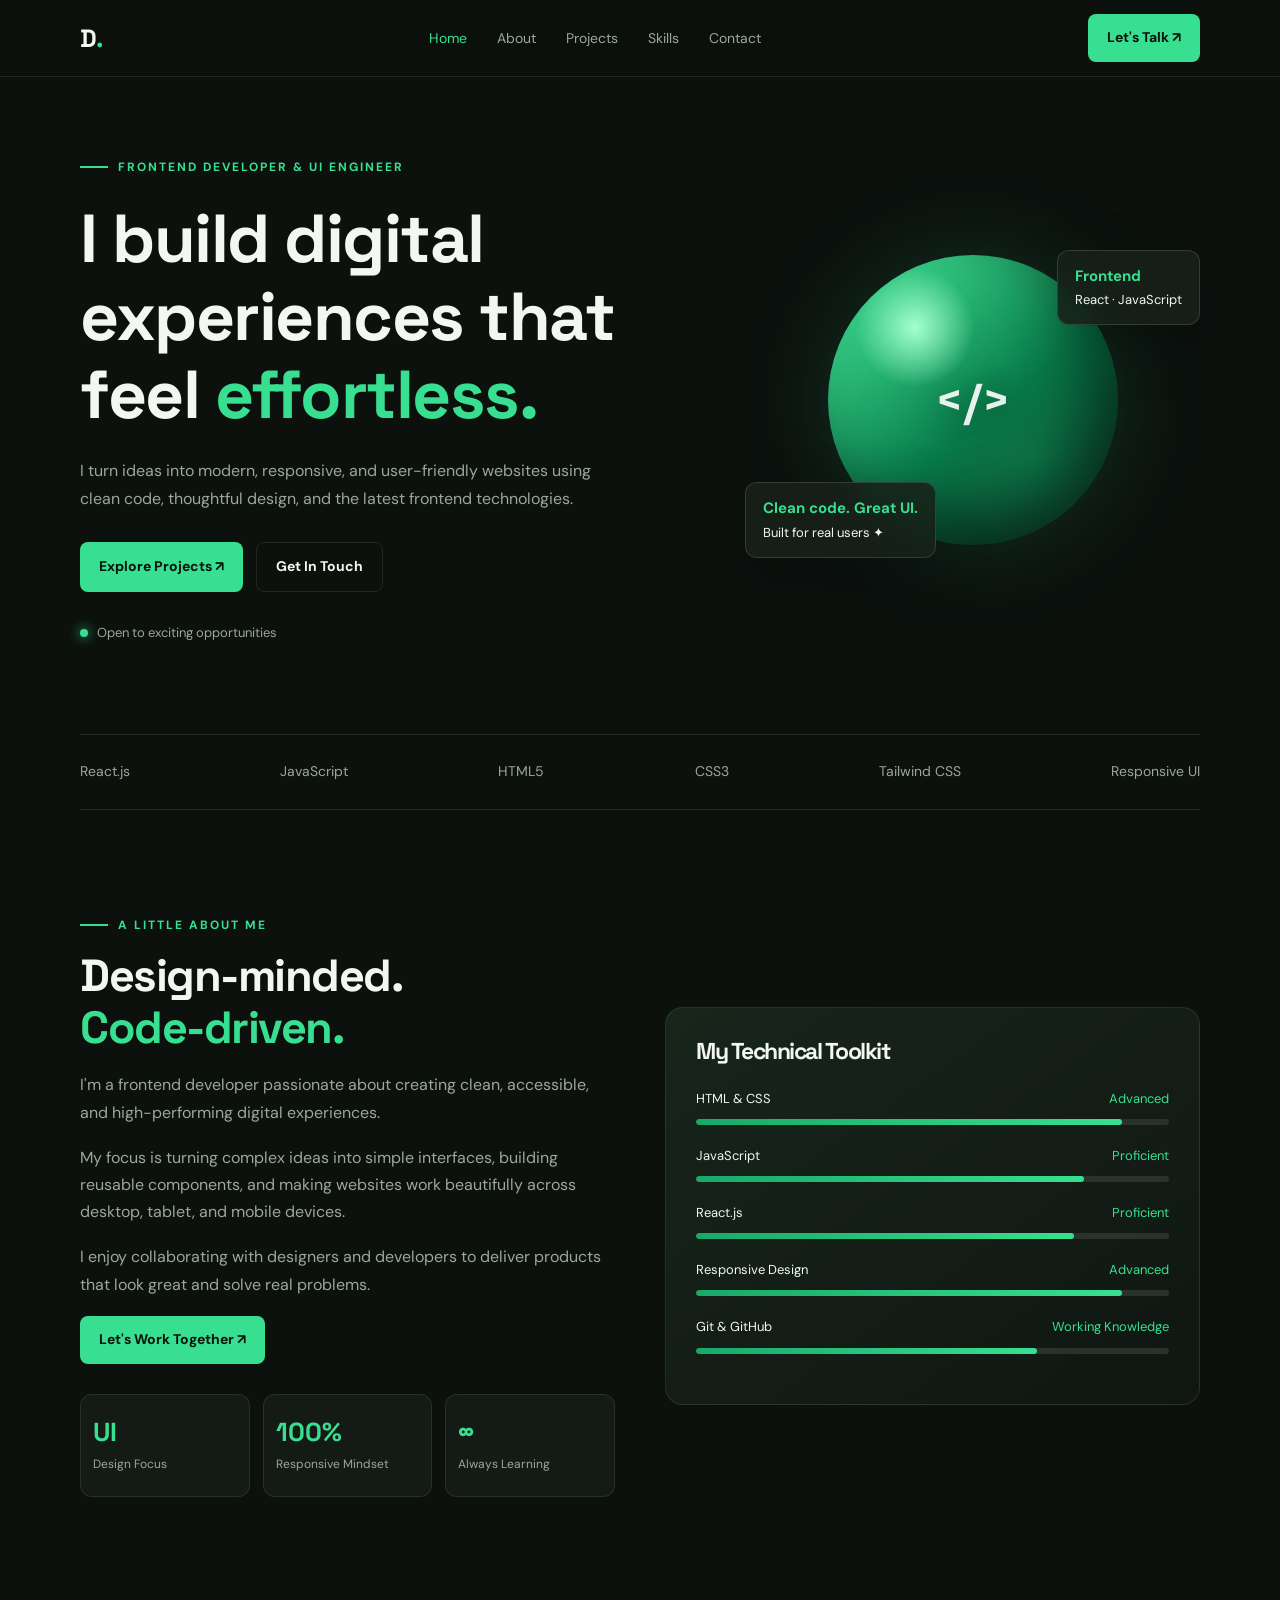
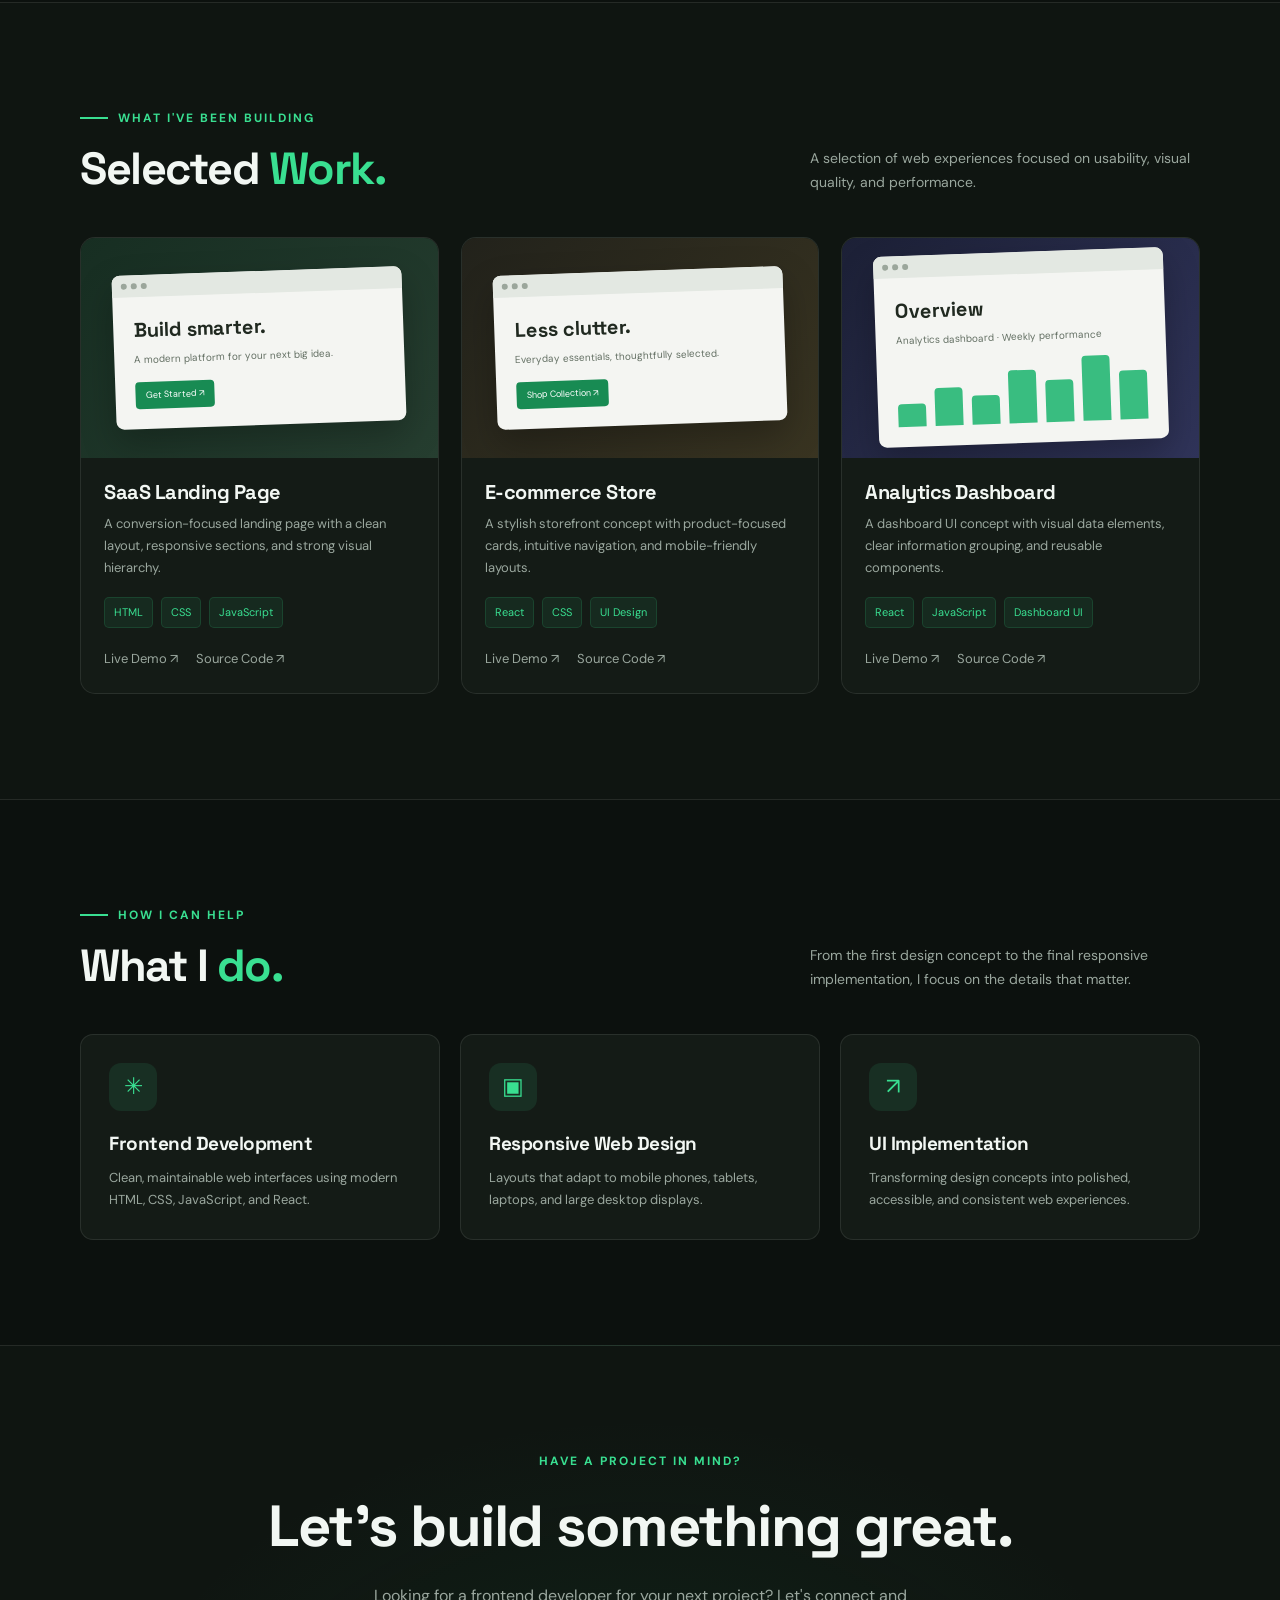
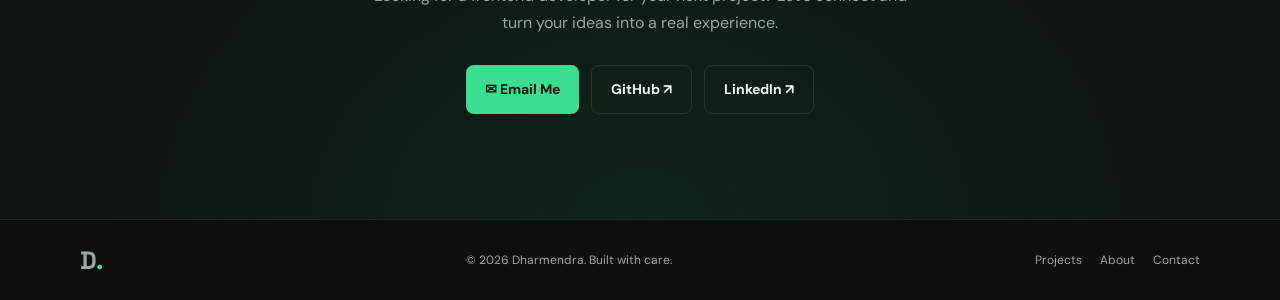
<file: port1.html>
<!DOCTYPE html>
<html lang="en">
<head>
  <meta charset="UTF-8" />
  <meta name="viewport" content="width=device-width, initial-scale=1.0" />
  <meta name="description" content="Dharmendra — Frontend Developer building modern, responsive and user-friendly web experiences." />
  <title>Dharmendra | Frontend Developer</title>

  <link rel="preconnect" href="https://fonts.googleapis.com">
  <link rel="preconnect" href="https://fonts.gstatic.com" crossorigin>
  <link href="https://fonts.googleapis.com/css2?family=DM+Sans:wght@400;500;600;700&family=Space+Grotesk:wght@400;500;600;700&display=swap" rel="stylesheet">

  <style>
    :root {
      --bg: #0c110e;
      --surface: #141b16;
      --surface-light: #1b251e;
      --green: #39df91;
      --green-dark: #18a968;
      --white: #f2f7f3;
      --muted: #9aa79e;
      --border: rgba(255,255,255,.09);
    }

    * {
      margin: 0;
      padding: 0;
      box-sizing: border-box;
    }

    html {
      scroll-behavior: smooth;
      scroll-padding-top: 85px;
    }

    body {
      background: var(--bg);
      color: var(--white);
      font-family: "DM Sans", sans-serif;
      line-height: 1.7;
      overflow-x: hidden;
    }

    a {
      text-decoration: none;
      color: inherit;
    }

    button, input, textarea {
      font: inherit;
    }

    button, a {
      -webkit-tap-highlight-color: transparent;
    }

    .container {
      width: min(1120px, 90%);
      margin: auto;
    }

    /* Navigation */
    header {
      position: sticky;
      top: 0;
      z-index: 100;
      background: rgba(12,17,14,.88);
      backdrop-filter: blur(16px);
      border-bottom: 1px solid var(--border);
    }

    nav {
      min-height: 76px;
      display: flex;
      justify-content: space-between;
      align-items: center;
      gap: 24px;
    }

    .logo {
      font: 700 25px "Space Grotesk", sans-serif;
      letter-spacing: -1px;
    }

    .logo span {
      color: var(--green);
    }

    .nav-links {
      display: flex;
      align-items: center;
      gap: 30px;
      list-style: none;
    }

    .nav-links a {
      color: var(--muted);
      font-size: 14px;
      transition: .25s;
    }

    .nav-links a:hover,
    .nav-links a.active {
      color: var(--green);
    }

    .nav-cta, .btn {
      display: inline-flex;
      justify-content: center;
      align-items: center;
      gap: 9px;
      padding: 12px 19px;
      border-radius: 8px;
      font-size: 14px;
      font-weight: 700;
      transition: .25s;
      cursor: pointer;
    }

    .nav-cta, .btn-primary {
      background: var(--green);
      color: #07140c;
    }

    .nav-cta:hover, .btn-primary:hover {
      background: #6aefad;
      transform: translateY(-2px);
    }

    .menu-toggle {
      display: none;
      background: transparent;
      color: var(--white);
      border: 1px solid var(--border);
      border-radius: 8px;
      padding: 7px 11px;
      font-size: 22px;
      cursor: pointer;
    }

    /* Hero */
    .hero {
      min-height: 650px;
      display: grid;
      grid-template-columns: 1.15fr .85fr;
      align-items: center;
      gap: 50px;
      padding-top: 80px;
      padding-bottom: 90px;
    }

    .eyebrow {
      color: var(--green);
      font-size: 12px;
      font-weight: 700;
      letter-spacing: 2px;
      text-transform: uppercase;
      display: flex;
      align-items: center;
      gap: 10px;
    }

    .eyebrow::before {
      content: "";
      width: 28px;
      height: 2px;
      background: var(--green);
    }

    h1, h2, h3 {
      font-family: "Space Grotesk", sans-serif;
      line-height: 1.15;
      letter-spacing: -1.5px;
    }

    h1 {
      font-size: clamp(42px, 5.3vw, 68px);
      margin: 23px 0;
    }

    h1 span, .section-title span {
      color: var(--green);
    }

    .hero-description {
      max-width: 550px;
      color: var(--muted);
      font-size: 16px;
      margin-bottom: 30px;
    }

    .hero-buttons {
      display: flex;
      flex-wrap: wrap;
      gap: 13px;
    }

    .btn-outline {
      border: 1px solid var(--border);
      color: var(--white);
      background: transparent;
    }

    .btn-outline:hover {
      border-color: var(--green);
      color: var(--green);
    }

    .availability {
      display: flex;
      align-items: center;
      gap: 9px;
      margin-top: 30px;
      color: var(--muted);
      font-size: 13px;
    }

    .availability-dot {
      width: 8px;
      height: 8px;
      border-radius: 50%;
      background: var(--green);
      box-shadow: 0 0 12px var(--green);
    }

    /* Decorative hero graphic */
    .hero-visual {
      position: relative;
      min-height: 390px;
      display: grid;
      place-items: center;
      isolation: isolate;
    }

    .orb {
      width: min(290px, 70vw);
      aspect-ratio: 1;
      border-radius: 50%;
      background:
        radial-gradient(circle at 30% 25%, #a4ffd0, transparent 20%),
        radial-gradient(circle at 70% 70%, #0d7748, transparent 35%),
        linear-gradient(140deg, #48f3a2, #087b49 55%, #10291c);
      box-shadow: 0 0 100px rgba(57,223,145,.15),
                  inset -25px -25px 60px rgba(0,0,0,.4);
      animation: float 6s ease-in-out infinite;
    }

    .orb::after {
      content: "</>";
      position: absolute;
      top: 50%;
      left: 50%;
      transform: translate(-50%,-50%);
      font: 700 46px "Space Grotesk", sans-serif;
      color: rgba(255,255,255,.9);
      text-shadow: 0 4px 30px rgba(0,0,0,.35);
    }

    .float-card {
      position: absolute;
      z-index: 2;
      padding: 13px 17px;
      background: rgba(23,34,26,.88);
      border: 1px solid rgba(255,255,255,.13);
      border-radius: 12px;
      backdrop-filter: blur(12px);
      box-shadow: 0 20px 60px rgba(0,0,0,.2);
      font-size: 13px;
    }

    .float-card strong {
      color: var(--green);
      display: block;
      font-size: 15px;
    }

    .card-top {
      top: 45px;
      right: 0;
    }

    .card-bottom {
      bottom: 38px;
      left: 0;
    }

    @keyframes float {
      0%,100% { transform: translateY(0) rotate(-5deg); }
      50% { transform: translateY(-15px) rotate(5deg); }
    }

    /* Tech stack */
    .tech-strip {
      display: flex;
      justify-content: space-between;
      align-items: center;
      flex-wrap: wrap;
      gap: 20px;
      padding: 25px 0;
      border-top: 1px solid var(--border);
      border-bottom: 1px solid var(--border);
      color: var(--muted);
      font-size: 14px;
    }

    .tech-strip span {
      transition: .2s;
    }

    .tech-strip span:hover {
      color: var(--green);
    }

    /* Shared sections */
    section.content-section {
      padding: 105px 0;
    }

    .section-heading {
      display: flex;
      justify-content: space-between;
      align-items: end;
      gap: 25px;
      margin-bottom: 42px;
    }

    .section-title {
      font-size: clamp(32px, 4vw, 45px);
      margin-top: 15px;
    }

    .section-description {
      color: var(--muted);
      max-width: 390px;
      font-size: 14px;
    }

    /* About */
    .about-grid {
      display: grid;
      grid-template-columns: 1fr 1fr;
      gap: 50px;
      align-items: center;
    }

    .about-copy p {
      color: var(--muted);
      margin: 18px 0;
    }

    .stats {
      display: grid;
      grid-template-columns: repeat(3, 1fr);
      gap: 13px;
      margin-top: 30px;
    }

    .stat {
      padding: 20px 12px;
      background: var(--surface);
      border: 1px solid var(--border);
      border-radius: 12px;
    }

    .stat strong {
      display: block;
      color: var(--green);
      font: 700 26px "Space Grotesk", sans-serif;
    }

    .stat span {
      color: var(--muted);
      font-size: 12px;
    }

    .about-panel {
      padding: 30px;
      background: linear-gradient(145deg, #17251b, #101612);
      border: 1px solid var(--border);
      border-radius: 18px;
    }

    .about-panel h3 {
      font-size: 23px;
      margin-bottom: 24px;
    }

    .skill-row {
      margin: 20px 0;
    }

    .skill-label {
      display: flex;
      justify-content: space-between;
      margin-bottom: 9px;
      font-size: 13px;
    }

    .skill-label span:last-child {
      color: var(--green);
    }

    .skill-track {
      height: 6px;
      background: #29332c;
      border-radius: 10px;
      overflow: hidden;
    }

    .skill-fill {
      height: 100%;
      background: linear-gradient(90deg, var(--green-dark), var(--green));
      border-radius: inherit;
    }

    /* Projects */
    .projects {
      background: #0f1511;
      border-top: 1px solid var(--border);
      border-bottom: 1px solid var(--border);
    }

    .project-grid {
      display: grid;
      grid-template-columns: repeat(3, 1fr);
      gap: 22px;
    }

    .project-card {
      background: var(--surface);
      border: 1px solid var(--border);
      border-radius: 15px;
      overflow: hidden;
      transition: .3s;
    }

    .project-card:hover {
      transform: translateY(-7px);
      border-color: rgba(57,223,145,.5);
    }

    .project-preview {
      height: 220px;
      padding: 20px;
      display: flex;
      align-items: center;
      justify-content: center;
      overflow: hidden;
    }

    .preview-one {
      background: linear-gradient(135deg, #172e22, #263e30);
    }

    .preview-two {
      background: linear-gradient(135deg, #22221b, #393421);
    }

    .preview-three {
      background: linear-gradient(135deg, #1c2036, #30345a);
    }

    .mini-window {
      width: 100%;
      max-width: 290px;
      background: #f4f5f2;
      color: #202920;
      border-radius: 8px;
      overflow: hidden;
      box-shadow: 0 15px 35px rgba(0,0,0,.25);
      transform: rotate(-2deg);
      transition: .3s;
    }

    .project-card:hover .mini-window {
      transform: rotate(0) scale(1.03);
    }

    .window-bar {
      height: 22px;
      background: #e3e8e2;
      display: flex;
      align-items: center;
      gap: 4px;
      padding: 0 9px;
    }

    .window-bar i {
      width: 6px;
      height: 6px;
      background: #9ba69b;
      border-radius: 50%;
    }

    .window-content {
      padding: 20px;
      min-height: 130px;
    }

    .window-content h4 {
      font: 700 20px "Space Grotesk", sans-serif;
      margin-bottom: 8px;
    }

    .window-content p {
      font-size: 10px;
      color: #647064;
    }

    .mock-button {
      display: inline-block;
      margin-top: 14px;
      padding: 6px 10px;
      background: #188b53;
      color: white;
      font-size: 9px;
      border-radius: 4px;
    }

    .dashboard-bars {
      display: flex;
      align-items: end;
      height: 65px;
      gap: 9px;
      margin-top: 13px;
    }

    .dashboard-bars span {
      flex: 1;
      background: #39bd80;
      border-radius: 4px 4px 0 0;
    }

    .project-info {
      padding: 23px;
    }

    .project-info h3 {
      font-size: 20px;
      letter-spacing: -.5px;
      margin-bottom: 9px;
    }

    .project-info p {
      color: var(--muted);
      font-size: 13px;
      margin-bottom: 18px;
    }

    .tags {
      display: flex;
      flex-wrap: wrap;
      gap: 8px;
    }

    .tags span {
      font-size: 11px;
      color: var(--green);
      padding: 5px 9px;
      border-radius: 5px;
      background: rgba(57,223,145,.08);
      border: 1px solid rgba(57,223,145,.14);
    }

    .project-links {
      display: flex;
      gap: 18px;
      margin-top: 20px;
      font-size: 13px;
    }

    .project-links a {
      color: var(--muted);
    }

    .project-links a:hover {
      color: var(--green);
    }

    /* Services */
    .services-grid {
      display: grid;
      grid-template-columns: repeat(3, 1fr);
      gap: 20px;
    }

    .service-card {
      padding: 28px;
      border: 1px solid var(--border);
      background: var(--surface);
      border-radius: 13px;
      transition: .25s;
    }

    .service-card:hover {
      border-color: var(--green);
      transform: translateY(-4px);
    }

    .service-icon {
      width: 48px;
      height: 48px;
      display: grid;
      place-items: center;
      border-radius: 12px;
      background: rgba(57,223,145,.1);
      color: var(--green);
      font-size: 23px;
      margin-bottom: 22px;
    }

    .service-card h3 {
      font-size: 19px;
      letter-spacing: -.5px;
      margin-bottom: 12px;
    }

    .service-card p {
      color: var(--muted);
      font-size: 13px;
    }

    /* Contact */
    .contact {
      background:
        radial-gradient(ellipse at 50% 100%, rgba(25,140,82,.12), transparent 60%),
        #0f1511;
      border-top: 1px solid var(--border);
    }

    .contact-box {
      max-width: 760px;
      margin: auto;
      text-align: center;
    }

    .contact-box .eyebrow {
      justify-content: center;
    }

    .contact-box .eyebrow::before {
      display: none;
    }

    .contact-box h2 {
      font-size: clamp(38px, 6vw, 58px);
      margin: 22px 0;
    }

    .contact-box p {
      color: var(--muted);
      max-width: 540px;
      margin: 0 auto 28px;
    }

    .contact-links {
      display: flex;
      flex-wrap: wrap;
      justify-content: center;
      gap: 12px;
    }

    footer {
      border-top: 1px solid var(--border);
      padding: 24px 0;
    }

    .footer-inner {
      display: flex;
      align-items: center;
      justify-content: space-between;
      gap: 20px;
      color: var(--muted);
      font-size: 12px;
    }

    .footer-socials {
      display: flex;
      gap: 18px;
    }

    .footer-socials a:hover {
      color: var(--green);
    }

    /* Scroll reveal */
    .reveal {
      opacity: 0;
      transform: translateY(22px);
      transition: opacity .7s ease, transform .7s ease;
    }

    .reveal.visible {
      opacity: 1;
      transform: translateY(0);
    }

    @media (prefers-reduced-motion: reduce) {
      *, *::before, *::after {
        animation-duration: .01ms !important;
        transition-duration: .01ms !important;
        scroll-behavior: auto !important;
      }

      .reveal {
        opacity: 1;
        transform: none;
      }
    }

    /* Responsive */
    @media (max-width: 900px) {
      .hero {
        grid-template-columns: 1fr 1fr;
        gap: 20px;
      }

      .hero-visual {
        min-height: 320px;
      }

      .project-grid {
        grid-template-columns: repeat(2, 1fr);
      }

      .services-grid {
        grid-template-columns: repeat(2, 1fr);
      }
    }

    @media (max-width: 680px) {
      nav {
        min-height: 68px;
      }

      .menu-toggle {
        display: block;
      }

      .nav-cta {
        display: none;
      }

      .nav-links {
        display: none;
        position: absolute;
        top: 68px;
        left: 0;
        right: 0;
        flex-direction: column;
        align-items: stretch;
        gap: 0;
        padding: 10px 5%;
        background: #101612;
        border-bottom: 1px solid var(--border);
      }

      .nav-links.open {
        display: flex;
      }

      .nav-links a {
        display: block;
        padding: 13px 0;
      }

      .hero {
        grid-template-columns: 1fr;
        padding-top: 70px;
        padding-bottom: 50px;
      }

      .hero-visual {
        min-height: 330px;
        margin-top: 10px;
      }

      .orb {
        width: 230px;
      }

      .card-top {
        right: 3%;
      }

      .card-bottom {
        left: 3%;
      }

      .tech-strip {
        justify-content: center;
        gap: 15px 24px;
      }

      section.content-section {
        padding: 75px 0;
      }

      .section-heading {
        display: block;
      }

      .section-description {
        margin-top: 15px;
      }

      .about-grid {
        grid-template-columns: 1fr;
        gap: 30px;
      }

      .project-grid,
      .services-grid {
        grid-template-columns: 1fr;
      }

      .project-preview {
        height: 210px;
      }

      .stats {
        gap: 8px;
      }

      .stat {
        padding: 15px 8px;
      }

      .stat strong {
        font-size: 22px;
      }

      .footer-inner {
        flex-direction: column;
        text-align: center;
      }
    }
  </style>
</head>

<body>

  <header>
    <nav class="container">
      <a href="#home" class="logo">D<span>.</span></a>

      <button class="menu-toggle" id="menuToggle"
        aria-label="Toggle navigation" aria-expanded="false"
        aria-controls="navLinks">☰</button>

      <ul class="nav-links" id="navLinks">
        <li><a href="#home" class="active">Home</a></li>
        <li><a href="#about">About</a></li>
        <li><a href="#projects">Projects</a></li>
        <li><a href="#skills">Skills</a></li>
        <li><a href="#contact">Contact</a></li>
      </ul>

      <a class="nav-cta" href="#contact">Let's Talk ↗</a>
    </nav>
  </header>

  <main>
    <!-- HERO -->
    <section class="hero container" id="home">
      <div class="hero-content reveal">
        <div class="eyebrow">Frontend Developer & UI Engineer</div>

        <h1>
          I build digital experiences that feel
          <span>effortless.</span>
        </h1>

        <p class="hero-description">
          I turn ideas into modern, responsive, and user-friendly websites
          using clean code, thoughtful design, and the latest frontend
          technologies.
        </p>

        <div class="hero-buttons">
          <a href="#projects" class="btn btn-primary">
            Explore Projects ↗
          </a>
          <a href="#contact" class="btn btn-outline">
            Get In Touch
          </a>
        </div>

        <div class="availability">
          <span class="availability-dot"></span>
          Open to exciting opportunities
        </div>
      </div>

      <div class="hero-visual reveal">
        <div class="orb"></div>

        <div class="float-card card-top">
          <strong>Frontend</strong>
          React · JavaScript
        </div>

        <div class="float-card card-bottom">
          <strong>Clean code. Great UI.</strong>
          Built for real users ✦
        </div>
      </div>
    </section>

    <!-- TECHNOLOGIES -->
    <div class="container">
      <div class="tech-strip">
        <span>React.js</span>
        <span>JavaScript</span>
        <span>HTML5</span>
        <span>CSS3</span>
        <span>Tailwind CSS</span>
        <span>Responsive UI</span>
      </div>
    </div>

    <!-- ABOUT -->
    <section class="content-section container" id="about">
      <div class="about-grid">
        <div class="about-copy reveal">
          <div class="eyebrow">A little about me</div>
          <h2 class="section-title">
            Design-minded.<br />
            <span>Code-driven.</span>
          </h2>

          <p>
            I'm a frontend developer passionate about creating clean,
            accessible, and high-performing digital experiences.
          </p>

          <p>
            My focus is turning complex ideas into simple interfaces,
            building reusable components, and making websites work
            beautifully across desktop, tablet, and mobile devices.
          </p>

          <p>
            I enjoy collaborating with designers and developers to
            deliver products that look great and solve real problems.
          </p>

          <a href="#contact" class="btn btn-primary">
            Let's Work Together ↗
          </a>

          <div class="stats">
            <div class="stat">
              <strong>UI</strong>
              <span>Design Focus</span>
            </div>
            <div class="stat">
              <strong>100%</strong>
              <span>Responsive Mindset</span>
            </div>
            <div class="stat">
              <strong>∞</strong>
              <span>Always Learning</span>
            </div>
          </div>
        </div>

        <div class="about-panel reveal" id="skills">
          <h3>My Technical Toolkit</h3>

          <div class="skill-row">
            <div class="skill-label">
              <span>HTML & CSS</span><span>Advanced</span>
            </div>
            <div class="skill-track">
              <div class="skill-fill" style="width:90%"></div>
            </div>
          </div>

          <div class="skill-row">
            <div class="skill-label">
              <span>JavaScript</span><span>Proficient</span>
            </div>
            <div class="skill-track">
              <div class="skill-fill" style="width:82%"></div>
            </div>
          </div>

          <div class="skill-row">
            <div class="skill-label">
              <span>React.js</span><span>Proficient</span>
            </div>
            <div class="skill-track">
              <div class="skill-fill" style="width:80%"></div>
            </div>
          </div>

          <div class="skill-row">
            <div class="skill-label">
              <span>Responsive Design</span><span>Advanced</span>
            </div>
            <div class="skill-track">
              <div class="skill-fill" style="width:90%"></div>
            </div>
          </div>

          <div class="skill-row">
            <div class="skill-label">
              <span>Git & GitHub</span><span>Working Knowledge</span>
            </div>
            <div class="skill-track">
              <div class="skill-fill" style="width:72%"></div>
            </div>
          </div>
        </div>
      </div>
    </section>

    <!-- PROJECTS -->
    <section class="content-section projects" id="projects">
      <div class="container">
        <div class="section-heading reveal">
          <div>
            <div class="eyebrow">What I've been building</div>
            <h2 class="section-title">Selected <span>Work.</span></h2>
          </div>
          <p class="section-description">
            A selection of web experiences focused on usability,
            visual quality, and performance.
          </p>
        </div>

        <div class="project-grid">

          <article class="project-card reveal">
            <div class="project-preview preview-one">
              <div class="mini-window">
                <div class="window-bar"><i></i><i></i><i></i></div>
                <div class="window-content">
                  <h4>Build smarter.</h4>
                  <p>A modern platform for your next big idea.</p>
                  <span class="mock-button">Get Started ↗</span>
                </div>
              </div>
            </div>

            <div class="project-info">
              <h3>SaaS Landing Page</h3>
              <p>A conversion-focused landing page with a clean layout,
                responsive sections, and strong visual hierarchy.</p>
              <div class="tags">
                <span>HTML</span><span>CSS</span><span>JavaScript</span>
              </div>
              <div class="project-links">
                <a href="#contact">Live Demo ↗</a>
                <a href="#contact">Source Code ↗</a>
              </div>
            </div>
          </article>

          <article class="project-card reveal">
            <div class="project-preview preview-two">
              <div class="mini-window">
                <div class="window-bar"><i></i><i></i><i></i></div>
                <div class="window-content">
                  <h4>Less clutter.</h4>
                  <p>Everyday essentials, thoughtfully selected.</p>
                  <span class="mock-button">Shop Collection ↗</span>
                </div>
              </div>
            </div>

            <div class="project-info">
              <h3>E-commerce Store</h3>
              <p>A stylish storefront concept with product-focused cards,
                intuitive navigation, and mobile-friendly layouts.</p>
              <div class="tags">
                <span>React</span><span>CSS</span><span>UI Design</span>
              </div>
              <div class="project-links">
                <a href="#contact">Live Demo ↗</a>
                <a href="#contact">Source Code ↗</a>
              </div>
            </div>
          </article>

          <article class="project-card reveal">
            <div class="project-preview preview-three">
              <div class="mini-window">
                <div class="window-bar"><i></i><i></i><i></i></div>
                <div class="window-content">
                  <h4>Overview</h4>
                  <p>Analytics dashboard · Weekly performance</p>
                  <div class="dashboard-bars">
                    <span style="height:35%"></span>
                    <span style="height:58%"></span>
                    <span style="height:45%"></span>
                    <span style="height:82%"></span>
                    <span style="height:65%"></span>
                    <span style="height:100%"></span>
                    <span style="height:75%"></span>
                  </div>
                </div>
              </div>
            </div>

            <div class="project-info">
              <h3>Analytics Dashboard</h3>
              <p>A dashboard UI concept with visual data elements,
                clear information grouping, and reusable components.</p>
              <div class="tags">
                <span>React</span><span>JavaScript</span><span>Dashboard UI</span>
              </div>
              <div class="project-links">
                <a href="#contact">Live Demo ↗</a>
                <a href="#contact">Source Code ↗</a>
              </div>
            </div>
          </article>

        </div>
      </div>
    </section>

    <!-- SERVICES -->
    <section class="content-section container" id="services">
      <div class="section-heading reveal">
        <div>
          <div class="eyebrow">How I can help</div>
          <h2 class="section-title">What I <span>do.</span></h2>
        </div>
        <p class="section-description">
          From the first design concept to the final responsive
          implementation, I focus on the details that matter.
        </p>
      </div>

      <div class="services-grid">
        <article class="service-card reveal">
          <div class="service-icon">✳</div>
          <h3>Frontend Development</h3>
          <p>Clean, maintainable web interfaces using modern HTML,
            CSS, JavaScript, and React.</p>
        </article>

        <article class="service-card reveal">
          <div class="service-icon">▣</div>
          <h3>Responsive Web Design</h3>
          <p>Layouts that adapt to mobile phones, tablets, laptops,
            and large desktop displays.</p>
        </article>

        <article class="service-card reveal">
          <div class="service-icon">↗</div>
          <h3>UI Implementation</h3>
          <p>Transforming design concepts into polished,
            accessible, and consistent web experiences.</p>
        </article>
      </div>
    </section>

    <!-- CONTACT -->
    <section class="content-section contact" id="contact">
      <div class="container contact-box reveal">
        <div class="eyebrow">Have a project in mind?</div>
        <h2>Let's build something <span>great.</span></h2>
        <p>
          Looking for a frontend developer for your next project?
          Let's connect and turn your ideas into a real experience.
        </p>

        <div class="contact-links">
          <!-- Replace with your actual email -->
          <a class="btn btn-primary"
             href="mailto:your.email@example.com">
            ✉ Email Me
          </a>

          <!-- Replace with your actual GitHub profile -->
          <a class="btn btn-outline"
             href="https://github.com/"
             target="_blank" rel="noopener noreferrer">
            GitHub ↗
          </a>

          <!-- Replace with your actual LinkedIn profile -->
          <a class="btn btn-outline"
             href="https://www.linkedin.com/"
             target="_blank" rel="noopener noreferrer">
            LinkedIn ↗
          </a>
        </div>
      </div>
    </section>
  </main>

  <footer>
    <div class="container footer-inner">
      <a href="#home" class="logo">D<span>.</span></a>
      <p>© <span id="year"></span> Dharmendra. Built with care.</p>
      <div class="footer-socials">
        <a href="#projects">Projects</a>
        <a href="#about">About</a>
        <a href="#contact">Contact</a>
      </div>
    </div>
  </footer>

  <script>
    // Mobile navigation
    const menuToggle = document.getElementById("menuToggle");
    const navLinks = document.getElementById("navLinks");

    menuToggle.addEventListener("click", () => {
      const isOpen = navLinks.classList.toggle("open");
      menuToggle.setAttribute("aria-expanded", String(isOpen));
      menuToggle.textContent = isOpen ? "×" : "☰";
    });

    // Close mobile menu when a link is clicked
    document.querySelectorAll("#navLinks a").forEach(link => {
      link.addEventListener("click", () => {
        navLinks.classList.remove("open");
        menuToggle.setAttribute("aria-expanded", "false");
        menuToggle.textContent = "☰";
      });
    });

    // Reveal sections on scroll
    const revealElements = document.querySelectorAll(".reveal");

    if ("IntersectionObserver" in window) {
      const observer = new IntersectionObserver((entries) => {
        entries.forEach(entry => {
          if (entry.isIntersecting) {
            entry.target.classList.add("visible");
            observer.unobserve(entry.target);
          }
        });
      }, { threshold: 0.12 });

      revealElements.forEach(element => observer.observe(element));
    } else {
      revealElements.forEach(element => element.classList.add("visible"));
    }

    // Automatically update copyright year
    document.getElementById("year").textContent =
      new Date().getFullYear();

    // Highlight the active navigation link while scrolling
    const sections = document.querySelectorAll("main section[id]");
    const navItems = document.querySelectorAll("#navLinks a");

    if ("IntersectionObserver" in window) {
      const sectionObserver = new IntersectionObserver(entries => {
        entries.forEach(entry => {
          if (entry.isIntersecting) {
            navItems.forEach(link => {
              link.classList.toggle(
                "active",
                link.getAttribute("href") === "#" + entry.target.id
              );
            });
          }
        });
      }, { rootMargin: "-30% 0px -60% 0px" });

      sections.forEach(section => sectionObserver.observe(section));
    }
  </script>

</body>
</html>
</file>
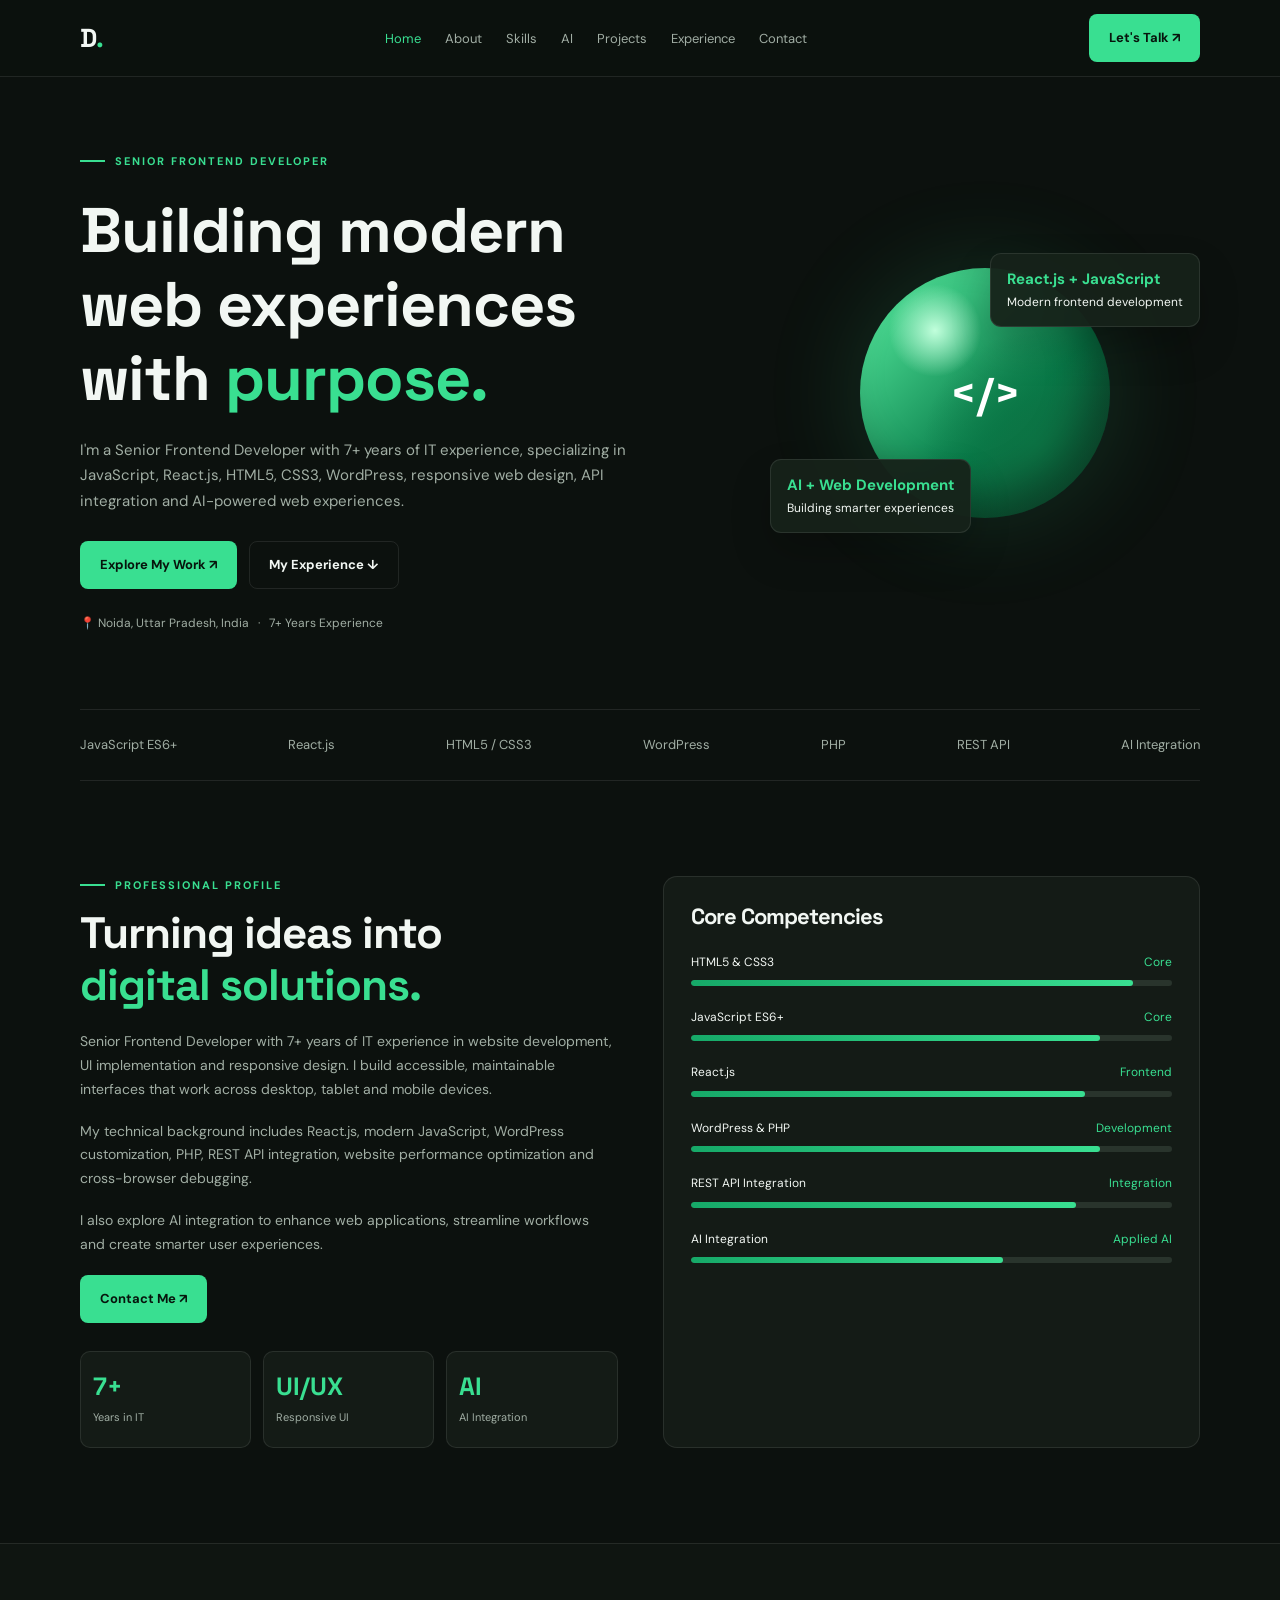
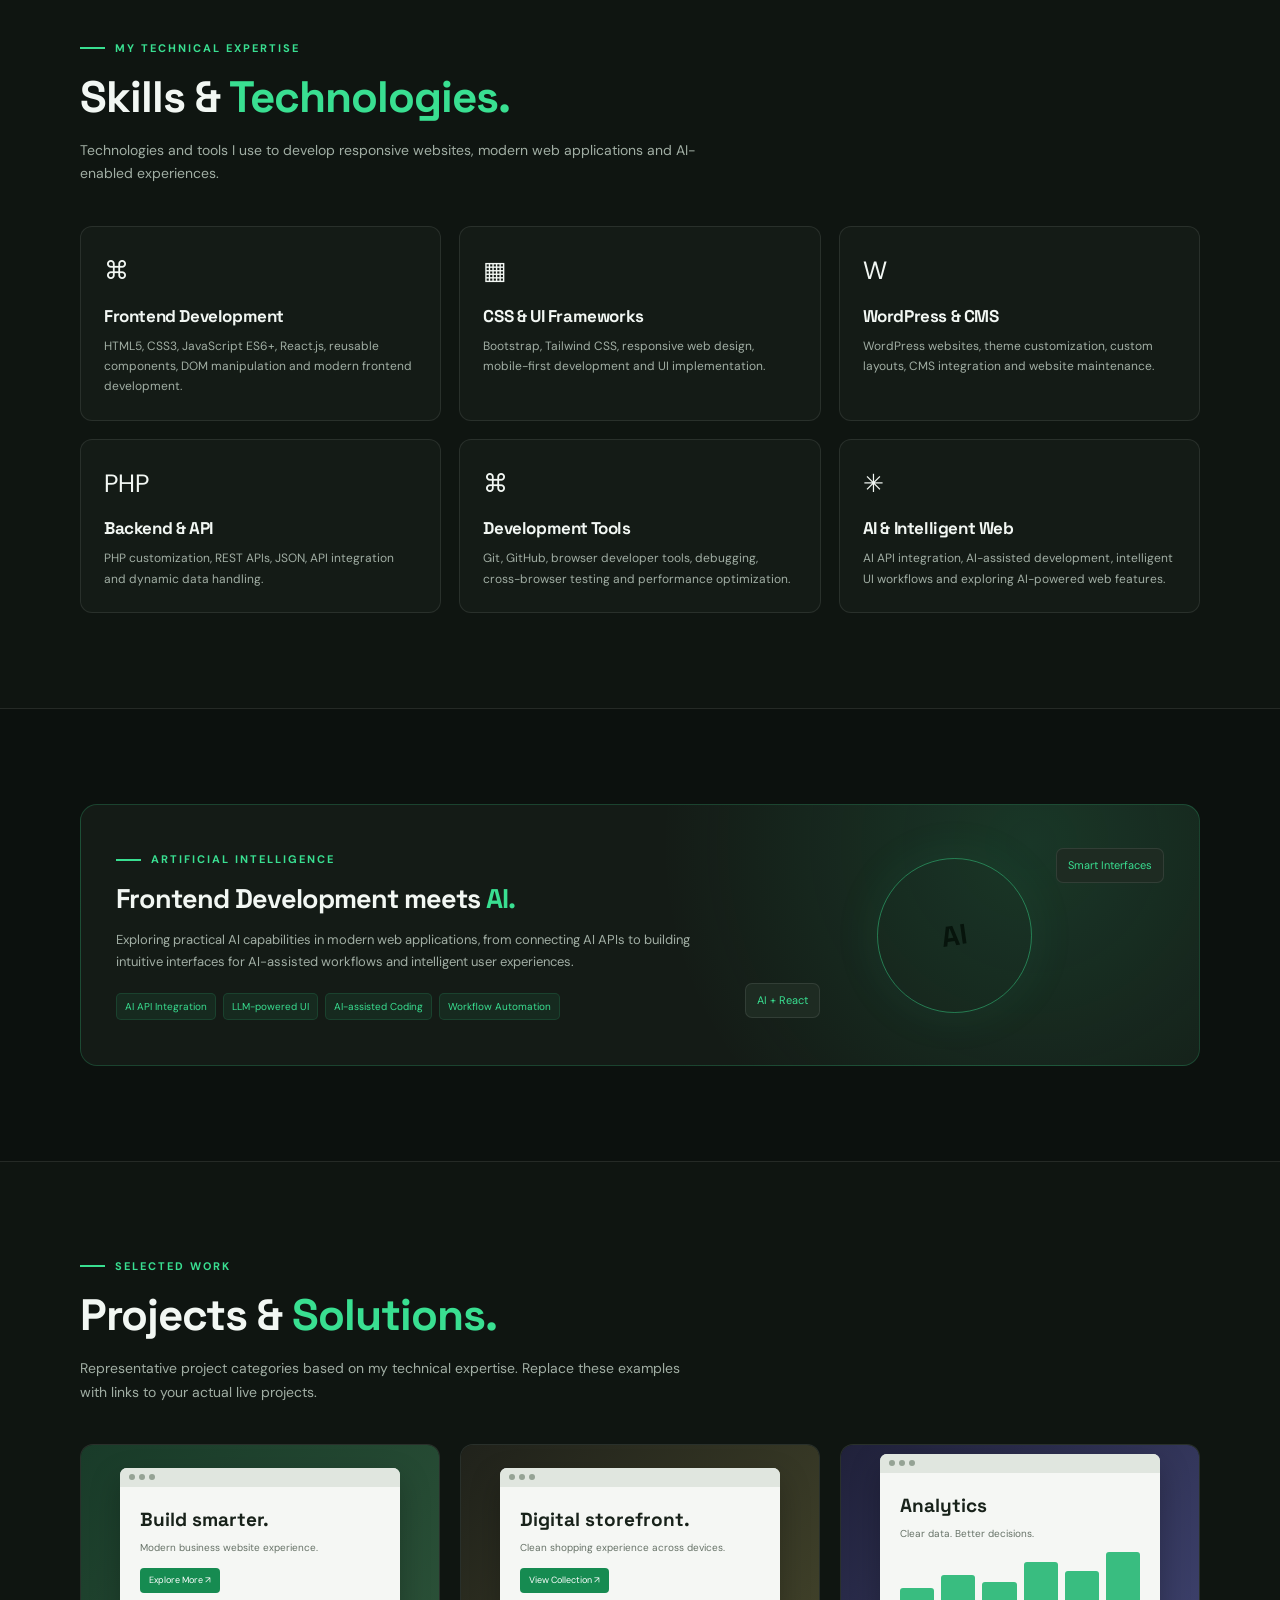
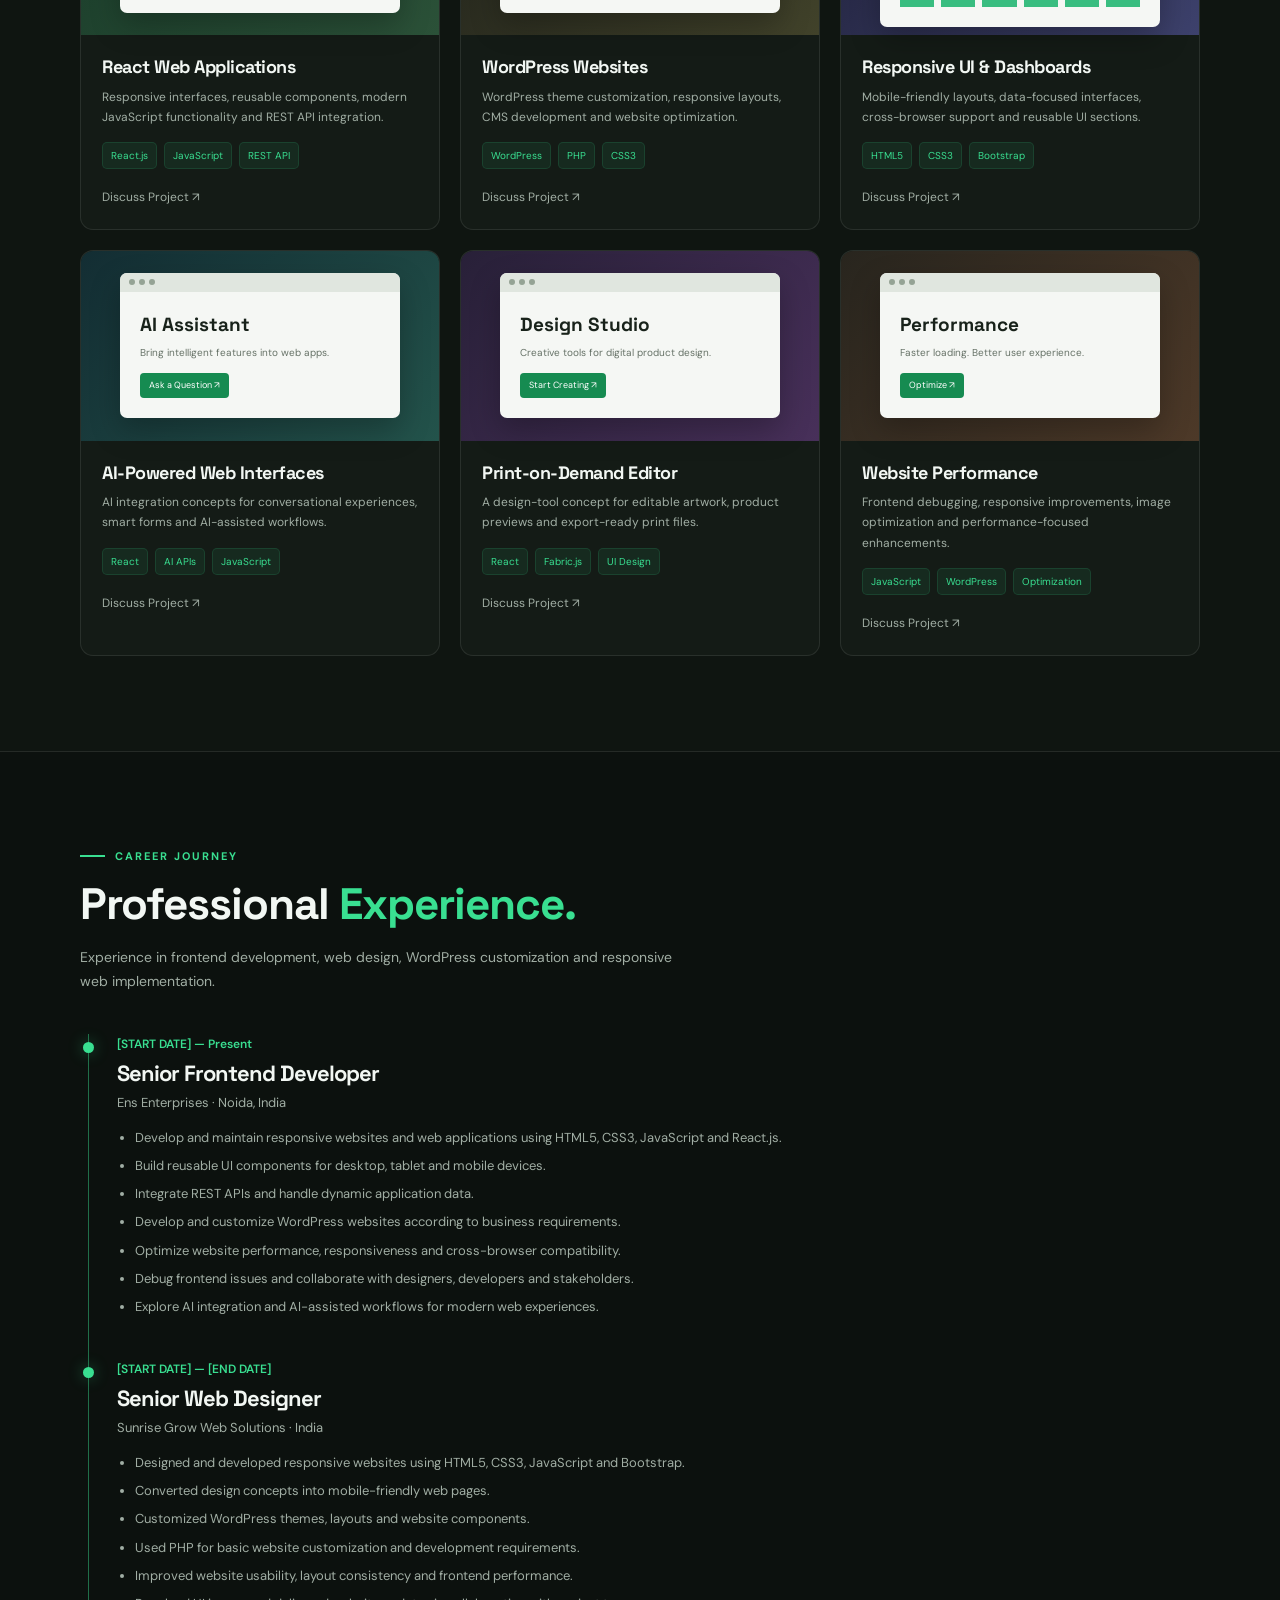
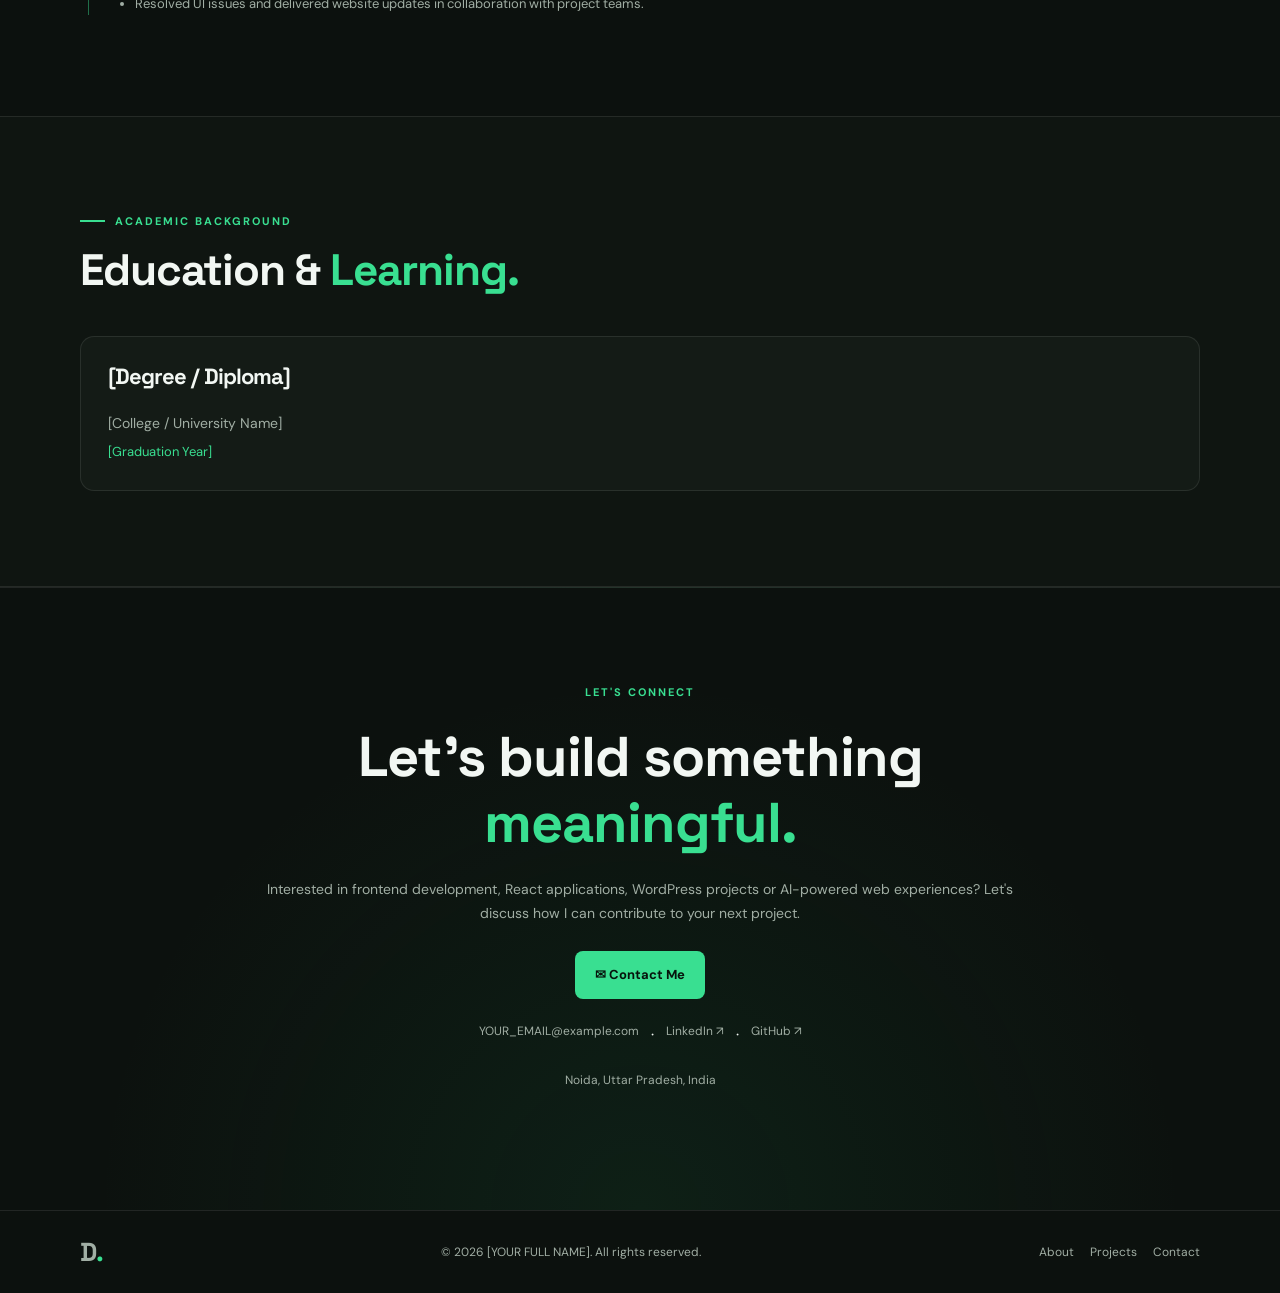
<file: port2.html>
<!DOCTYPE html>
<html lang="en">
<head>
  <meta charset="UTF-8">
  <meta name="viewport" content="width=device-width, initial-scale=1.0">
  <meta name="description" content="Senior Frontend Developer with 7+ years of experience in React.js, JavaScript, WordPress, PHP, responsive web design and AI integration.">
  <title>Senior Frontend Developer | Portfolio</title>

  <link rel="preconnect" href="https://fonts.googleapis.com">
  <link rel="preconnect" href="https://fonts.gstatic.com" crossorigin>
  <link href="https://fonts.googleapis.com/css2?family=DM+Sans:wght@400;500;600;700&family=Space+Grotesk:wght@400;500;600;700&display=swap" rel="stylesheet">

  <style>
    :root {
      --bg: #0c110e;
      --surface: #141b16;
      --surface2: #1a241d;
      --green: #39df91;
      --text: #f2f7f3;
      --muted: #a1aea4;
      --border: rgba(255,255,255,.09);
    }

    * {
      margin: 0;
      padding: 0;
      box-sizing: border-box;
    }

    html {
      scroll-behavior: smooth;
      scroll-padding-top: 90px;
    }

    body {
      background: var(--bg);
      color: var(--text);
      font-family: "DM Sans", sans-serif;
      line-height: 1.7;
    }

    a {
      text-decoration: none;
      color: inherit;
    }

    button, input, textarea {
      font: inherit;
    }

    .container {
      width: min(1120px, 90%);
      margin: auto;
    }

    header {
      position: sticky;
      top: 0;
      z-index: 100;
      background: rgba(12,17,14,.94);
      backdrop-filter: blur(15px);
      border-bottom: 1px solid var(--border);
    }

    nav {
      min-height: 76px;
      display: flex;
      justify-content: space-between;
      align-items: center;
      gap: 20px;
    }

    .logo {
      font: 700 26px "Space Grotesk", sans-serif;
      letter-spacing: -1px;
    }

    .logo span, .green {
      color: var(--green);
    }

    .nav-links {
      display: flex;
      gap: 24px;
      list-style: none;
    }

    .nav-links a {
      color: var(--muted);
      font-size: 13px;
      transition: .25s;
    }

    .nav-links a:hover,
    .nav-links a.active {
      color: var(--green);
    }

    .btn {
      display: inline-flex;
      justify-content: center;
      align-items: center;
      gap: 8px;
      padding: 12px 19px;
      border: 1px solid transparent;
      border-radius: 8px;
      font-size: 13px;
      font-weight: 700;
      transition: .25s;
      cursor: pointer;
    }

    .btn-primary {
      background: var(--green);
      color: #07140c;
    }

    .btn-primary:hover {
      transform: translateY(-3px);
      background: #73f3b1;
    }

    .btn-outline {
      border-color: var(--border);
      color: var(--text);
    }

    .btn-outline:hover {
      border-color: var(--green);
      color: var(--green);
    }

    .menu-toggle {
      display: none;
      background: transparent;
      border: 1px solid var(--border);
      border-radius: 7px;
      color: white;
      padding: 5px 11px;
      font-size: 22px;
      cursor: pointer;
    }

    /* Hero */
    .hero {
      min-height: 630px;
      display: grid;
      grid-template-columns: 1.2fr .8fr;
      align-items: center;
      gap: 45px;
      padding-top: 75px;
      padding-bottom: 75px;
    }

    .eyebrow {
      display: flex;
      align-items: center;
      gap: 10px;
      color: var(--green);
      text-transform: uppercase;
      font-size: 11px;
      font-weight: 700;
      letter-spacing: 2px;
    }

    .eyebrow::before {
      content: "";
      width: 25px;
      height: 2px;
      background: var(--green);
    }

    h1, h2, h3 {
      font-family: "Space Grotesk", sans-serif;
      line-height: 1.18;
      letter-spacing: -1px;
    }

    h1 {
      font-size: clamp(40px, 5vw, 63px);
      margin: 22px 0;
    }

    .hero p {
      max-width: 600px;
      color: var(--muted);
      margin-bottom: 27px;
      font-size: 15px;
    }

    .hero-actions {
      display: flex;
      flex-wrap: wrap;
      gap: 12px;
    }

    .location {
      color: var(--muted);
      font-size: 12px;
      margin-top: 24px;
    }

    .hero-art {
      min-height: 350px;
      position: relative;
      display: grid;
      place-items: center;
    }

    .orb {
      width: 250px;
      aspect-ratio: 1;
      border-radius: 50%;
      background:
        radial-gradient(circle at 30% 25%, #c1ffdc, transparent 18%),
        radial-gradient(circle at 70% 70%, #0c7545, transparent 45%),
        linear-gradient(135deg, #5cf3a5, #087b49 60%, #173324);
      box-shadow: 0 0 100px rgba(57,223,145,.16),
                  inset -20px -20px 40px rgba(0,0,0,.3);
      animation: float 6s ease-in-out infinite;
      position: relative;
    }

    .orb::after {
      content: "</>";
      position: absolute;
      top: 50%;
      left: 50%;
      transform: translate(-50%,-50%);
      color: white;
      font: 700 43px "Space Grotesk", sans-serif;
    }

    .float-card {
      position: absolute;
      padding: 13px 16px;
      border: 1px solid var(--border);
      border-radius: 11px;
      background: rgba(23,34,26,.95);
      font-size: 12px;
      box-shadow: 0 20px 40px rgba(0,0,0,.2);
    }

    .float-card strong {
      display: block;
      color: var(--green);
      font-size: 15px;
    }

    .float-one { top: 35px; right: 0; }
    .float-two { bottom: 35px; left: 0; }

    @keyframes float {
      0%,100% { transform: translateY(0) rotate(-4deg); }
      50% { transform: translateY(-12px) rotate(4deg); }
    }

    /* Technology strip */
    .tech-strip {
      display: flex;
      justify-content: space-between;
      flex-wrap: wrap;
      gap: 16px;
      padding: 24px 0;
      color: var(--muted);
      font-size: 13px;
      border-top: 1px solid var(--border);
      border-bottom: 1px solid var(--border);
    }

    .tech-strip span:hover {
      color: var(--green);
    }

    section.content-section {
      padding: 95px 0;
    }

    .section-heading {
      margin-bottom: 40px;
    }

    .section-title {
      font-size: clamp(32px, 4vw, 44px);
      margin-top: 14px;
    }

    .section-description {
      color: var(--muted);
      max-width: 620px;
      font-size: 14px;
      margin-top: 15px;
    }

    /* About */
    .about-grid {
      display: grid;
      grid-template-columns: 1fr 1fr;
      gap: 45px;
    }

    .about-copy p {
      color: var(--muted);
      font-size: 14px;
      margin: 18px 0;
    }

    .stats {
      display: grid;
      grid-template-columns: repeat(3,1fr);
      gap: 12px;
      margin-top: 28px;
    }

    .stat {
      padding: 18px 12px;
      background: var(--surface);
      border: 1px solid var(--border);
      border-radius: 10px;
    }

    .stat strong {
      display: block;
      color: var(--green);
      font: 700 25px "Space Grotesk", sans-serif;
    }

    .stat span {
      color: var(--muted);
      font-size: 11px;
    }

    .panel {
      background: var(--surface);
      border: 1px solid var(--border);
      border-radius: 14px;
      padding: 27px;
    }

    .panel h3 {
      font-size: 22px;
      margin-bottom: 22px;
    }

    .skill {
      margin-bottom: 21px;
    }

    .skill:last-child {
      margin-bottom: 0;
    }

    .skill-label {
      display: flex;
      justify-content: space-between;
      gap: 12px;
      font-size: 12px;
      margin-bottom: 8px;
    }

    .skill-label span:last-child {
      color: var(--green);
    }

    .track {
      height: 6px;
      background: #29342c;
      border-radius: 8px;
      overflow: hidden;
    }

    .fill {
      height: 100%;
      background: linear-gradient(90deg,#16a968,var(--green));
      border-radius: 8px;
    }

    /* Skill categories */
    .skills-section, .projects-section, .experience-section {
      background: #0f1511;
      border-top: 1px solid var(--border);
      border-bottom: 1px solid var(--border);
    }

    .skill-grid {
      display: grid;
      grid-template-columns: repeat(3,1fr);
      gap: 18px;
    }

    .skill-card {
      padding: 23px;
      background: var(--surface);
      border: 1px solid var(--border);
      border-radius: 12px;
      transition: .25s;
    }

    .skill-card:hover {
      border-color: var(--green);
      transform: translateY(-4px);
    }

    .skill-icon {
      font-size: 25px;
      margin-bottom: 13px;
    }

    .skill-card h3 {
      font-size: 17px;
      letter-spacing: -.4px;
      margin-bottom: 10px;
    }

    .skill-card p {
      font-size: 12px;
      color: var(--muted);
    }

    /* AI */
    .ai-banner {
      display: grid;
      grid-template-columns: 1fr .7fr;
      align-items: center;
      gap: 30px;
      padding: 35px;
      background:
        radial-gradient(circle at 85% 15%,rgba(57,223,145,.14),transparent 38%),
        var(--surface);
      border: 1px solid rgba(57,223,145,.2);
      border-radius: 17px;
    }

    .ai-banner h3 {
      font-size: 27px;
      margin: 14px 0;
    }

    .ai-banner p {
      color: var(--muted);
      font-size: 13px;
      margin-bottom: 20px;
    }

    .ai-visual {
      min-height: 190px;
      display: grid;
      place-items: center;
      position: relative;
    }

    .ai-orbit {
      width: 155px;
      height: 155px;
      border: 1px solid rgba(57,223,145,.45);
      border-radius: 50%;
      display: grid;
      place-items: center;
      box-shadow: 0 0 50px rgba(57,223,145,.08);
    }

    .ai-core {
      width: 90px;
      height: 90px;
      border-radius: 25px;
      display: grid;
      place-items: center;
      color: #07140c;
      font: 700 28px "Space Grotesk",sans-serif;
      background: linear-gradient(135deg,#a5ffcc,var(--green-dark));
      transform: rotate(-8deg);
    }

    .ai-chip {
      position: absolute;
      background: #1e2b22;
      border: 1px solid var(--border);
      padding: 7px 11px;
      border-radius: 7px;
      color: var(--green);
      font-size: 11px;
    }

    .ai-chip.one { top: 8px; right: 0; }
    .ai-chip.two { bottom: 12px; left: 0; }

    /* Projects */
    .project-grid {
      display: grid;
      grid-template-columns: repeat(3,1fr);
      gap: 20px;
    }

    .project-card {
      overflow: hidden;
      border: 1px solid var(--border);
      border-radius: 13px;
      background: var(--surface);
      transition: .3s;
    }

    .project-card:hover {
      transform: translateY(-6px);
      border-color: rgba(57,223,145,.5);
    }

    .project-preview {
      height: 190px;
      padding: 20px;
      display: grid;
      place-items: center;
    }

    .preview-a { background: linear-gradient(135deg,#193b29,#2b5138); }
    .preview-b { background: linear-gradient(135deg,#20221b,#41422a); }
    .preview-c { background: linear-gradient(135deg,#20213a,#3d416c); }
    .preview-d { background: linear-gradient(135deg,#132d33,#23534b); }
    .preview-e { background: linear-gradient(135deg,#282038,#48305a); }
    .preview-f { background: linear-gradient(135deg,#28251e,#4d3928); }

    .window {
      width: 100%;
      max-width: 280px;
      background: #f5f7f4;
      color: #18221a;
      border-radius: 7px;
      overflow: hidden;
      box-shadow: 0 12px 30px rgba(0,0,0,.25);
    }

    .window-top {
      height: 19px;
      background: #e0e6df;
      padding: 6px 9px;
      display: flex;
      gap: 4px;
    }

    .window-top i {
      width: 6px;
      height: 6px;
      background: #95a395;
      border-radius: 50%;
    }

    .window-body {
      padding: 20px;
      min-height: 110px;
    }

    .window-body h4 {
      font: 700 19px "Space Grotesk",sans-serif;
      margin-bottom: 7px;
    }

    .window-body p {
      font-size: 10px;
      color: #667267;
    }

    .window-button {
      display: inline-block;
      margin-top: 12px;
      padding: 5px 9px;
      background: #168b51;
      color: white;
      border-radius: 4px;
      font-size: 9px;
    }

    .bars {
      display: flex;
      align-items: end;
      gap: 7px;
      height: 55px;
      margin-top: 10px;
    }

    .bars i {
      flex: 1;
      background: #39bd80;
      border-radius: 3px 3px 0 0;
    }

    .project-info {
      padding: 21px;
    }

    .project-info h3 {
      font-size: 18px;
      letter-spacing: -.5px;
      margin-bottom: 9px;
    }

    .project-info p {
      color: var(--muted);
      font-size: 12px;
      margin-bottom: 15px;
    }

    .tags {
      display: flex;
      flex-wrap: wrap;
      gap: 7px;
    }

    .tags span {
      color: var(--green);
      background: rgba(57,223,145,.08);
      border: 1px solid rgba(57,223,145,.13);
      border-radius: 5px;
      padding: 4px 8px;
      font-size: 10px;
    }

    .project-links {
      display: flex;
      gap: 15px;
      margin-top: 18px;
      font-size: 12px;
    }

    .project-links a { color: var(--muted); }
    .project-links a:hover { color: var(--green); }

    /* Experience */
    .timeline {
      max-width: 850px;
      border-left: 1px solid rgba(57,223,145,.45);
      margin-left: 8px;
      padding-left: 28px;
    }

    .timeline-item {
      position: relative;
      padding: 0 0 35px;
    }

    .timeline-item:last-child { padding-bottom: 0; }

    .timeline-item::before {
      content: "";
      position: absolute;
      left: -34px;
      top: 8px;
      width: 11px;
      height: 11px;
      border-radius: 50%;
      background: var(--green);
      box-shadow: 0 0 15px rgba(57,223,145,.4);
    }

    .timeline-meta {
      color: var(--green);
      font-size: 12px;
      font-weight: 600;
      margin-bottom: 7px;
    }

    .timeline-item h3 {
      font-size: 22px;
      margin-bottom: 5px;
    }

    .company {
      color: var(--muted);
      font-size: 13px;
      margin-bottom: 13px;
    }

    .timeline-item ul {
      padding-left: 18px;
      color: var(--muted);
      font-size: 13px;
    }

    .timeline-item li { margin-bottom: 6px; }

    /* Contact */
    .contact-section {
      background:
        radial-gradient(ellipse at 50% 100%,rgba(25,140,82,.12),transparent 60%);
      border-top: 1px solid var(--border);
    }

    .contact-box {
      max-width: 760px;
      text-align: center;
      margin: auto;
    }

    .contact-box .eyebrow { justify-content: center; }
    .contact-box .eyebrow::before { display: none; }

    .contact-box h2 {
      font-size: clamp(38px,5vw,56px);
      margin: 22px 0;
    }

    .contact-box p {
      color: var(--muted);
      margin: 0 auto 25px;
      font-size: 14px;
    }

    .contact-details {
      display: flex;
      justify-content: center;
      flex-wrap: wrap;
      gap: 12px;
      margin-top: 22px;
    }

    .contact-details a {
      color: var(--muted);
      font-size: 12px;
    }

    .contact-details a:hover { color: var(--green); }

    footer {
      border-top: 1px solid var(--border);
      padding: 24px 0;
    }

    .footer-inner {
      display: flex;
      justify-content: space-between;
      align-items: center;
      gap: 15px;
      color: var(--muted);
      font-size: 12px;
    }

    .footer-links {
      display: flex;
      gap: 16px;
    }

    .footer-links a:hover { color: var(--green); }

    .reveal {
      opacity: 0;
      transform: translateY(20px);
      transition: .7s ease;
    }

    .reveal.visible {
      opacity: 1;
      transform: translateY(0);
    }

    @media (prefers-reduced-motion: reduce) {
      *, *::before, *::after {
        animation-duration: .01ms !important;
        transition-duration: .01ms !important;
        scroll-behavior: auto !important;
      }

      .reveal { opacity: 1; transform: none; }
    }

    @media (max-width: 900px) {
      .hero { grid-template-columns: 1fr 1fr; gap: 20px; }
      .skill-grid, .project-grid { grid-template-columns: repeat(2,1fr); }
      .nav-links { gap: 13px; }
      .nav-links a { font-size: 12px; }
    }

    @media (max-width: 680px) {
      .menu-toggle { display: block; }
      nav { min-height: 68px; }
      .nav-cta { display: none; }

      .nav-links {
        display: none;
        position: absolute;
        top: 68px;
        left: 0;
        right: 0;
        padding: 12px 5%;
        background: #101612;
        border-bottom: 1px solid var(--border);
        flex-direction: column;
        gap: 0;
      }

      .nav-links.open { display: flex; }
      .nav-links a { display: block; padding: 11px 0; font-size: 14px; }

      .hero {
        grid-template-columns: 1fr;
        padding-top: 60px;
        padding-bottom: 40px;
      }

      .hero-art { min-height: 300px; }
      .orb { width: 215px; }
      .float-one { right: 0; }
      .float-two { left: 0; }

      .tech-strip { justify-content: center; gap: 12px 22px; }
      section.content-section { padding: 70px 0; }

      .about-grid, .ai-banner { grid-template-columns: 1fr; gap: 25px; }
      .skill-grid, .project-grid { grid-template-columns: 1fr; }

      .ai-visual { min-height: 190px; }
      .stats { gap: 8px; }
      .stat { padding: 13px 8px; }
      .stat strong { font-size: 22px; }

      .footer-inner {
        flex-direction: column;
        text-align: center;
      }
    }
  </style>
</head>

<body>
<header>
  <nav class="container">
    <a href="#home" class="logo">D<span>.</span></a>

    <button class="menu-toggle" id="menuToggle"
      aria-label="Toggle navigation" aria-expanded="false"
      aria-controls="navLinks">☰</button>

    <ul class="nav-links" id="navLinks">
      <li><a href="#home" class="active">Home</a></li>
      <li><a href="#about">About</a></li>
      <li><a href="#skills">Skills</a></li>
      <li><a href="#ai">AI</a></li>
      <li><a href="#projects">Projects</a></li>
      <li><a href="#experience">Experience</a></li>
      <li><a href="#contact">Contact</a></li>
    </ul>

    <a href="#contact" class="btn btn-primary">Let's Talk ↗</a>
  </nav>
</header>

<main>
  <!-- HERO -->
  <section class="hero container" id="home">
    <div class="reveal">
      <div class="eyebrow">Senior Frontend Developer</div>

      <h1>
        Building modern<br>
        web experiences<br>
        with <span class="green">purpose.</span>
      </h1>

      <p>
        I'm a Senior Frontend Developer with 7+ years of IT experience,
        specializing in JavaScript, React.js, HTML5, CSS3, WordPress,
        responsive web design, API integration and AI-powered web experiences.
      </p>

      <div class="hero-actions">
        <a href="#projects" class="btn btn-primary">Explore My Work ↗</a>
        <a href="#experience" class="btn btn-outline">My Experience ↓</a>
      </div>

      <div class="location">
        📍 Noida, Uttar Pradesh, India
        &nbsp; · &nbsp; 7+ Years Experience
      </div>
    </div>

    <div class="hero-art reveal">
      <div class="orb"></div>
      <div class="float-card float-one">
        <strong>React.js + JavaScript</strong>
        Modern frontend development
      </div>
      <div class="float-card float-two">
        <strong>AI + Web Development</strong>
        Building smarter experiences
      </div>
    </div>
  </section>

  <div class="container">
    <div class="tech-strip">
      <span>JavaScript ES6+</span>
      <span>React.js</span>
      <span>HTML5 / CSS3</span>
      <span>WordPress</span>
      <span>PHP</span>
      <span>REST API</span>
      <span>AI Integration</span>
    </div>
  </div>

  <!-- ABOUT -->
  <section class="content-section container" id="about">
    <div class="about-grid">
      <div class="about-copy reveal">
        <div class="eyebrow">Professional Profile</div>
        <h2 class="section-title">
          Turning ideas into<br>
          <span class="green">digital solutions.</span>
        </h2>

        <p>
          Senior Frontend Developer with 7+ years of IT experience in
          website development, UI implementation and responsive design.
          I build accessible, maintainable interfaces that work across
          desktop, tablet and mobile devices.
        </p>

        <p>
          My technical background includes React.js, modern JavaScript,
          WordPress customization, PHP, REST API integration, website
          performance optimization and cross-browser debugging.
        </p>

        <p>
          I also explore AI integration to enhance web applications,
          streamline workflows and create smarter user experiences.
        </p>

        <a href="#contact" class="btn btn-primary">Contact Me ↗</a>

        <div class="stats">
          <div class="stat">
            <strong>7+</strong>
            <span>Years in IT</span>
          </div>
          <div class="stat">
            <strong>UI/UX</strong>
            <span>Responsive UI</span>
          </div>
          <div class="stat">
            <strong>AI</strong>
            <span>AI Integration</span>
          </div>
        </div>
      </div>

      <div class="panel reveal">
        <h3>Core Competencies</h3>

        <div class="skill">
          <div class="skill-label"><span>HTML5 & CSS3</span><span>Core</span></div>
          <div class="track"><div class="fill" style="width:92%"></div></div>
        </div>

        <div class="skill">
          <div class="skill-label"><span>JavaScript ES6+</span><span>Core</span></div>
          <div class="track"><div class="fill" style="width:85%"></div></div>
        </div>

        <div class="skill">
          <div class="skill-label"><span>React.js</span><span>Frontend</span></div>
          <div class="track"><div class="fill" style="width:82%"></div></div>
        </div>

        <div class="skill">
          <div class="skill-label"><span>WordPress & PHP</span><span>Development</span></div>
          <div class="track"><div class="fill" style="width:85%"></div></div>
        </div>

        <div class="skill">
          <div class="skill-label"><span>REST API Integration</span><span>Integration</span></div>
          <div class="track"><div class="fill" style="width:80%"></div></div>
        </div>

        <div class="skill">
          <div class="skill-label"><span>AI Integration</span><span>Applied AI</span></div>
          <div class="track"><div class="fill" style="width:65%"></div></div>
        </div>
      </div>
    </div>
  </section>

  <!-- TECHNICAL SKILLS -->
  <section class="content-section skills-section" id="skills">
    <div class="container">
      <div class="section-heading reveal">
        <div class="eyebrow">My Technical Expertise</div>
        <h2 class="section-title">Skills & <span class="green">Technologies.</span></h2>
        <p class="section-description">
          Technologies and tools I use to develop responsive websites,
          modern web applications and AI-enabled experiences.
        </p>
      </div>

      <div class="skill-grid">
        <article class="skill-card reveal">
          <div class="skill-icon">⌘</div>
          <h3>Frontend Development</h3>
          <p>HTML5, CSS3, JavaScript ES6+, React.js, reusable components,
            DOM manipulation and modern frontend development.</p>
        </article>

        <article class="skill-card reveal">
          <div class="skill-icon">▦</div>
          <h3>CSS & UI Frameworks</h3>
          <p>Bootstrap, Tailwind CSS, responsive web design,
            mobile-first development and UI implementation.</p>
        </article>

        <article class="skill-card reveal">
          <div class="skill-icon">W</div>
          <h3>WordPress & CMS</h3>
          <p>WordPress websites, theme customization, custom layouts,
            CMS integration and website maintenance.</p>
        </article>

        <article class="skill-card reveal">
          <div class="skill-icon">PHP</div>
          <h3>Backend & API</h3>
          <p>PHP customization, REST APIs, JSON, API integration
            and dynamic data handling.</p>
        </article>

        <article class="skill-card reveal">
          <div class="skill-icon">⌘</div>
          <h3>Development Tools</h3>
          <p>Git, GitHub, browser developer tools, debugging,
            cross-browser testing and performance optimization.</p>
        </article>

        <article class="skill-card reveal">
          <div class="skill-icon">✳</div>
          <h3>AI & Intelligent Web</h3>
          <p>AI API integration, AI-assisted development, intelligent
            UI workflows and exploring AI-powered web features.</p>
        </article>
      </div>
    </div>
  </section>

  <!-- AI SECTION -->
  <section class="content-section container" id="ai">
    <div class="ai-banner reveal">
      <div>
        <div class="eyebrow">Artificial Intelligence</div>
        <h3>Frontend Development meets <span class="green">AI.</span></h3>
        <p>
          Exploring practical AI capabilities in modern web applications,
          from connecting AI APIs to building intuitive interfaces for
          AI-assisted workflows and intelligent user experiences.
        </p>
        <div class="tags">
          <span>AI API Integration</span>
          <span>LLM-powered UI</span>
          <span>AI-assisted Coding</span>
          <span>Workflow Automation</span>
        </div>
      </div>

      <div class="ai-visual">
        <div class="ai-orbit">
          <div class="ai-core">AI</div>
        </div>
        <div class="ai-chip one">Smart Interfaces</div>
        <div class="ai-chip two">AI + React</div>
      </div>
    </div>
  </section>

  <!-- PROJECTS -->
  <section class="content-section projects-section" id="projects">
    <div class="container">
      <div class="section-heading reveal">
        <div class="eyebrow">Selected Work</div>
        <h2 class="section-title">Projects & <span class="green">Solutions.</span></h2>
        <p class="section-description">
          Representative project categories based on my technical expertise.
          Replace these examples with links to your actual live projects.
        </p>
      </div>

      <div class="project-grid">
        <article class="project-card reveal">
          <div class="project-preview preview-a">
            <div class="window">
              <div class="window-top"><i></i><i></i><i></i></div>
              <div class="window-body">
                <h4>Build smarter.</h4>
                <p>Modern business website experience.</p>
                <span class="window-button">Explore More ↗</span>
              </div>
            </div>
          </div>
          <div class="project-info">
            <h3>React Web Applications</h3>
            <p>Responsive interfaces, reusable components, modern JavaScript
              functionality and REST API integration.</p>
            <div class="tags"><span>React.js</span><span>JavaScript</span><span>REST API</span></div>
            <div class="project-links">
              <a href="#contact">Discuss Project ↗</a>
            </div>
          </div>
        </article>

        <article class="project-card reveal">
          <div class="project-preview preview-b">
            <div class="window">
              <div class="window-top"><i></i><i></i><i></i></div>
              <div class="window-body">
                <h4>Digital storefront.</h4>
                <p>Clean shopping experience across devices.</p>
                <span class="window-button">View Collection ↗</span>
              </div>
            </div>
          </div>
          <div class="project-info">
            <h3>WordPress Websites</h3>
            <p>WordPress theme customization, responsive layouts,
              CMS development and website optimization.</p>
            <div class="tags"><span>WordPress</span><span>PHP</span><span>CSS3</span></div>
            <div class="project-links">
              <a href="#contact">Discuss Project ↗</a>
            </div>
          </div>
        </article>

        <article class="project-card reveal">
          <div class="project-preview preview-c">
            <div class="window">
              <div class="window-top"><i></i><i></i><i></i></div>
              <div class="window-body">
                <h4>Analytics</h4>
                <p>Clear data. Better decisions.</p>
                <div class="bars">
                  <i style="height:35%"></i><i style="height:58%"></i>
                  <i style="height:45%"></i><i style="height:82%"></i>
                  <i style="height:65%"></i><i style="height:100%"></i>
                </div>
              </div>
            </div>
          </div>
          <div class="project-info">
            <h3>Responsive UI & Dashboards</h3>
            <p>Mobile-friendly layouts, data-focused interfaces,
              cross-browser support and reusable UI sections.</p>
            <div class="tags"><span>HTML5</span><span>CSS3</span><span>Bootstrap</span></div>
            <div class="project-links">
              <a href="#contact">Discuss Project ↗</a>
            </div>
          </div>
        </article>

        <article class="project-card reveal">
          <div class="project-preview preview-d">
            <div class="window">
              <div class="window-top"><i></i><i></i><i></i></div>
              <div class="window-body">
                <h4>AI Assistant</h4>
                <p>Bring intelligent features into web apps.</p>
                <span class="window-button">Ask a Question ↗</span>
              </div>
            </div>
          </div>
          <div class="project-info">
            <h3>AI-Powered Web Interfaces</h3>
            <p>AI integration concepts for conversational experiences,
              smart forms and AI-assisted workflows.</p>
            <div class="tags"><span>React</span><span>AI APIs</span><span>JavaScript</span></div>
            <div class="project-links"><a href="#contact">Discuss Project ↗</a></div>
          </div>
        </article>

        <article class="project-card reveal">
          <div class="project-preview preview-e">
            <div class="window">
              <div class="window-top"><i></i><i></i><i></i></div>
              <div class="window-body">
                <h4>Design Studio</h4>
                <p>Creative tools for digital product design.</p>
                <span class="window-button">Start Creating ↗</span>
              </div>
            </div>
          </div>
          <div class="project-info">
            <h3>Print-on-Demand Editor</h3>
            <p>A design-tool concept for editable artwork,
              product previews and export-ready print files.</p>
            <div class="tags"><span>React</span><span>Fabric.js</span><span>UI Design</span></div>
            <div class="project-links"><a href="#contact">Discuss Project ↗</a></div>
          </div>
        </article>

        <article class="project-card reveal">
          <div class="project-preview preview-f">
            <div class="window">
              <div class="window-top"><i></i><i></i><i></i></div>
              <div class="window-body">
                <h4>Performance</h4>
                <p>Faster loading. Better user experience.</p>
                <span class="window-button">Optimize ↗</span>
              </div>
            </div>
          </div>
          <div class="project-info">
            <h3>Website Performance</h3>
            <p>Frontend debugging, responsive improvements,
              image optimization and performance-focused enhancements.</p>
            <div class="tags"><span>JavaScript</span><span>WordPress</span><span>Optimization</span></div>
            <div class="project-links"><a href="#contact">Discuss Project ↗</a></div>
          </div>
        </article>
      </div>
    </div>
  </section>

  <!-- PROFESSIONAL EXPERIENCE -->
  <section class="content-section container" id="experience">
    <div class="section-heading reveal">
      <div class="eyebrow">Career Journey</div>
      <h2 class="section-title">Professional <span class="green">Experience.</span></h2>
      <p class="section-description">
        Experience in frontend development, web design, WordPress
        customization and responsive web implementation.
      </p>
    </div>

    <div class="timeline">
      <article class="timeline-item reveal">
        <div class="timeline-meta">[START DATE] — Present</div>
        <h3>Senior Frontend Developer</h3>
        <div class="company">Ens Enterprises · Noida, India</div>
        <ul>
          <li>Develop and maintain responsive websites and web applications using HTML5, CSS3, JavaScript and React.js.</li>
          <li>Build reusable UI components for desktop, tablet and mobile devices.</li>
          <li>Integrate REST APIs and handle dynamic application data.</li>
          <li>Develop and customize WordPress websites according to business requirements.</li>
          <li>Optimize website performance, responsiveness and cross-browser compatibility.</li>
          <li>Debug frontend issues and collaborate with designers, developers and stakeholders.</li>
          <li>Explore AI integration and AI-assisted workflows for modern web experiences.</li>
        </ul>
      </article>

      <article class="timeline-item reveal">
        <div class="timeline-meta">[START DATE] — [END DATE]</div>
        <h3>Senior Web Designer</h3>
        <div class="company">Sunrise Grow Web Solutions · India</div>
        <ul>
          <li>Designed and developed responsive websites using HTML5, CSS3, JavaScript and Bootstrap.</li>
          <li>Converted design concepts into mobile-friendly web pages.</li>
          <li>Customized WordPress themes, layouts and website components.</li>
          <li>Used PHP for basic website customization and development requirements.</li>
          <li>Improved website usability, layout consistency and frontend performance.</li>
          <li>Resolved UI issues and delivered website updates in collaboration with project teams.</li>
        </ul>
      </article>
    </div>
  </section>

  <!-- EDUCATION -->
  <section class="content-section skills-section" id="education">
    <div class="container">
      <div class="section-heading reveal">
        <div class="eyebrow">Academic Background</div>
        <h2 class="section-title">Education & <span class="green">Learning.</span></h2>
      </div>

      <div class="panel reveal">
        <h3>[Degree / Diploma]</h3>
        <p style="color:var(--muted);font-size:14px;margin-top:10px">
          [College / University Name]
        </p>
        <p style="color:var(--green);font-size:13px;margin-top:5px">
          [Graduation Year]
        </p>
      </div>
    </div>
  </section>

  <!-- CONTACT -->
  <section class="content-section contact-section" id="contact">
    <div class="container contact-box reveal">
      <div class="eyebrow">Let's Connect</div>
      <h2>Let's build something <span class="green">meaningful.</span></h2>
      <p>
        Interested in frontend development, React applications,
        WordPress projects or AI-powered web experiences?
        Let's discuss how I can contribute to your next project.
      </p>

      <a class="btn btn-primary" href="mailto:YOUR_EMAIL@example.com">
        ✉ Contact Me
      </a>

      <div class="contact-details">
        <a href="mailto:YOUR_EMAIL@example.com">YOUR_EMAIL@example.com</a>
        <span>·</span>
        <a href="https://www.linkedin.com/" target="_blank" rel="noopener noreferrer">LinkedIn ↗</a>
        <span>·</span>
        <a href="https://github.com/" target="_blank" rel="noopener noreferrer">GitHub ↗</a>
      </div>

      <p style="margin-top:22px;font-size:12px">
        Noida, Uttar Pradesh, India
      </p>
    </div>
  </section>
</main>

<footer>
  <div class="container footer-inner">
    <a href="#home" class="logo">D<span>.</span></a>
    <p>© <span id="year"></span> [YOUR FULL NAME]. All rights reserved.</p>
    <div class="footer-links">
      <a href="#about">About</a>
      <a href="#projects">Projects</a>
      <a href="#contact">Contact</a>
    </div>
  </div>
</footer>

<script>
  // Mobile navigation
  const menuToggle = document.getElementById("menuToggle");
  const navLinks = document.getElementById("navLinks");

  menuToggle.addEventListener("click", () => {
    const open = navLinks.classList.toggle("open");
    menuToggle.setAttribute("aria-expanded", String(open));
    menuToggle.textContent = open ? "×" : "☰";
  });

  document.querySelectorAll("#navLinks a").forEach(link => {
    link.addEventListener("click", () => {
      navLinks.classList.remove("open");
      menuToggle.setAttribute("aria-expanded", "false");
      menuToggle.textContent = "☰";
    });
  });

  // Reveal sections on scroll
  const revealItems = document.querySelectorAll(".reveal");

  if ("IntersectionObserver" in window) {
    const revealObserver = new IntersectionObserver(entries => {
      entries.forEach(entry => {
        if (entry.isIntersecting) {
          entry.target.classList.add("visible");
          revealObserver.unobserve(entry.target);
        }
      });
    }, { threshold: 0.12 });

    revealItems.forEach(item => revealObserver.observe(item));
  } else {
    revealItems.forEach(item => item.classList.add("visible"));
  }

  // Copyright year
  document.getElementById("year").textContent = new Date().getFullYear();

  // Active navigation section
  if ("IntersectionObserver" in window) {
    const sections = document.querySelectorAll("main section[id]");
    const navItems = document.querySelectorAll("#navLinks a");

    const sectionObserver = new IntersectionObserver(entries => {
      entries.forEach(entry => {
        if (entry.isIntersecting) {
          navItems.forEach(link => {
            link.classList.toggle(
              "active",
              link.getAttribute("href") === "#" + entry.target.id
            );
          });
        }
      });
    }, { rootMargin: "-25% 0px -65% 0px" });

    sections.forEach(section => sectionObserver.observe(section));
  }
</script>
</body>
</html>
</file>
